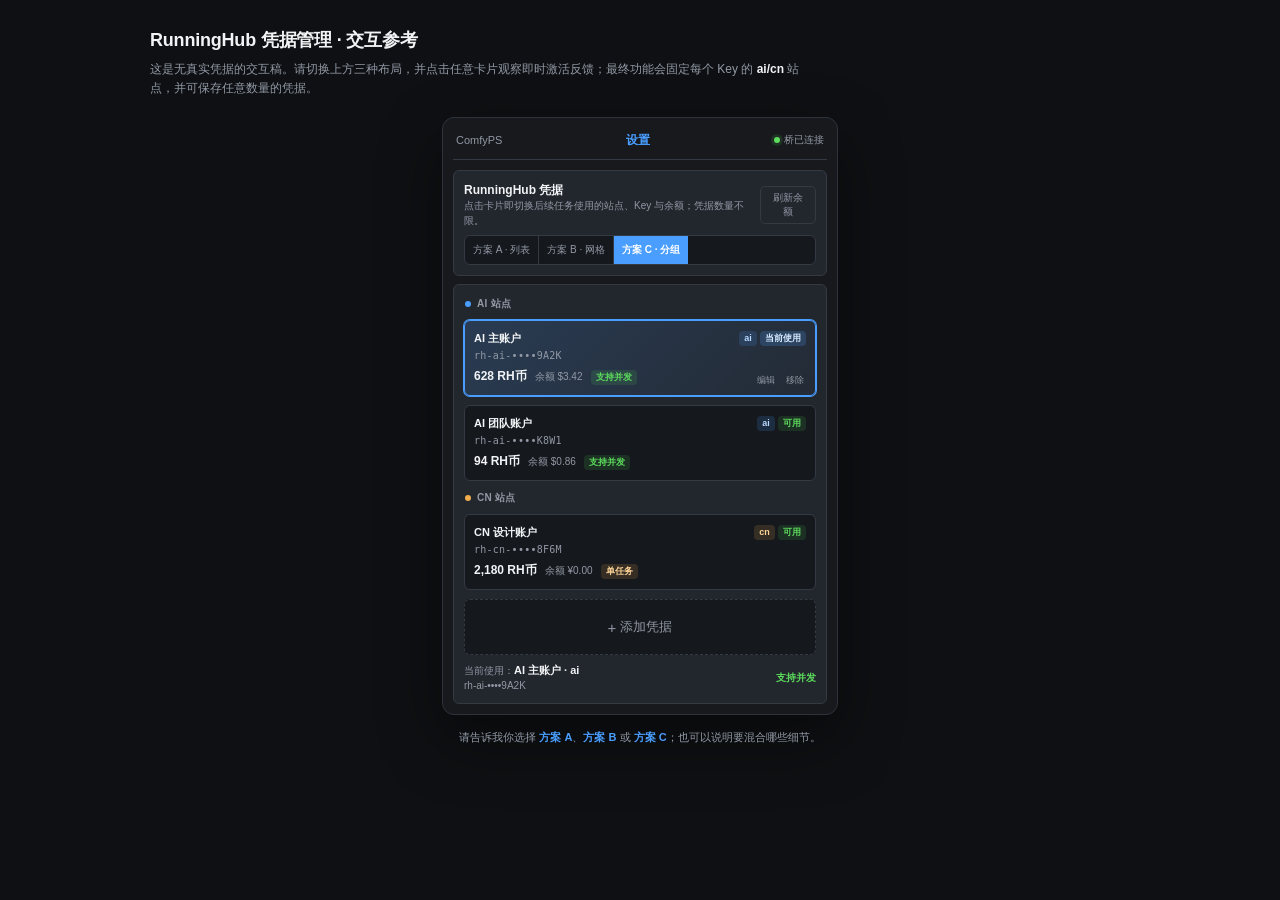
<file: docs/prototypes/runninghub-key-profiles-reference.html>
<!doctype html>
<html lang="zh-CN">
<head>
  <meta charset="utf-8">
  <meta name="viewport" content="width=device-width, initial-scale=1">
  <title>ComfyPS · RunningHub 凭据方案参考</title>
  <style>
    :root {
      --bg: #17191d;
      --card: #22262d;
      --card-alt: #282e36;
      --input: #15181d;
      --text: #f1f3f5;
      --dim: #9299a5;
      --accent: #4a9eff;
      --accent-glow: rgba(74, 158, 255, .18);
      --success: #5cdb5c;
      --danger: #ff6b6b;
      --warning: #f0ad4e;
      --border: #343a44;
      --strong-border: #48515d;
      --radius: 6px;
      --font: -apple-system, BlinkMacSystemFont, "Segoe UI", Roboto, Helvetica, Arial, sans-serif;
    }

    * { box-sizing: border-box; }
    body {
      min-height: 100vh;
      margin: 0;
      padding: 28px 16px;
      color: var(--text);
      background: #0e1013;
      font-family: var(--font);
      font-size: 12px;
    }

    .reference-wrap { max-width: 980px; margin: 0 auto; }
    .reference-heading { margin: 0 0 8px; font-size: 18px; letter-spacing: -.2px; }
    .reference-note { max-width: 650px; margin: 0 0 20px; color: var(--dim); line-height: 1.55; }
    .reference-note strong { color: var(--text); font-weight: 600; }

    .panel-shell {
      width: min(100%, 396px);
      margin: 0 auto;
      padding: 10px;
      overflow: hidden;
      border: 1px solid #2d333d;
      border-radius: 12px;
      background: var(--bg);
      box-shadow: 0 24px 64px rgba(0, 0, 0, .42);
    }

    .topbar {
      display: flex;
      align-items: center;
      justify-content: space-between;
      min-height: 32px;
      margin: 0 0 10px;
      padding: 0 3px 7px;
      border-bottom: 1px solid var(--border);
    }
    .product-name { color: var(--dim); font-size: 11px; }
    .page-name { color: var(--accent); font-size: 12px; font-weight: 700; }
    .connection-dot { display: inline-block; width: 6px; height: 6px; margin-right: 4px; border-radius: 50%; background: var(--success); box-shadow: 0 0 0 3px rgba(92, 219, 92, .12); }
    .connection { color: var(--dim); font-size: 10px; }

    .settings-card {
      margin-bottom: 8px;
      padding: 11px 10px 10px;
      border: 1px solid var(--border);
      border-radius: var(--radius);
      background: var(--card);
    }
    .settings-card:last-child { margin-bottom: 0; }
    .section-top { display: flex; align-items: center; justify-content: space-between; gap: 8px; margin-bottom: 7px; }
    .section-title { color: var(--text); font-size: 12px; font-weight: 700; }
    .section-subtitle { color: var(--dim); font-size: 10px; line-height: 1.45; }

    .layout-switcher { display: flex; overflow: hidden; border: 1px solid var(--border); border-radius: var(--radius); background: var(--input); }
    .layout-switcher button,
    .small-button,
    .profile-action {
      border: 0;
      color: var(--dim);
      background: transparent;
      font-family: var(--font);
      cursor: pointer;
    }
    .layout-switcher button { min-height: 28px; padding: 4px 8px; border-right: 1px solid var(--border); font-size: 10px; }
    .layout-switcher button:last-child { border-right: 0; }
    .layout-switcher button.active { color: #fff; background: var(--accent); font-weight: 700; }
    .small-button { min-height: 28px; padding: 4px 8px; border: 1px solid var(--border); border-radius: 5px; font-size: 10px; }
    .small-button:hover { border-color: var(--accent); color: var(--accent); }

    .profile-list { display: flex; flex-direction: column; gap: 6px; }
    .profile-grid { display: flex; flex-wrap: wrap; gap: 6px; }
    .profile-grid .profile { width: calc(50% - 3px); }
    .site-groups { display: flex; flex-direction: column; gap: 9px; }
    .site-group-label { display: flex; align-items: center; gap: 6px; margin: 1px 1px 0; color: var(--dim); font-size: 10px; font-weight: 700; letter-spacing: .3px; text-transform: uppercase; }
    .site-marker { width: 6px; height: 6px; border-radius: 50%; background: var(--accent); }
    .site-marker.cn { background: var(--warning); }

    .profile {
      position: relative;
      min-height: 76px;
      padding: 9px;
      border: 1px solid var(--border);
      border-radius: var(--radius);
      background: var(--input);
      cursor: pointer;
      transition: border-color .16s ease, background .16s ease, transform .16s ease;
    }
    .profile:hover { border-color: var(--strong-border); background: var(--card-alt); }
    .profile:focus { outline: none; border-color: var(--accent); }
    .profile.active { border-color: var(--accent); background: linear-gradient(135deg, var(--accent-glow), rgba(74, 158, 255, .04)); box-shadow: 0 0 0 1px var(--accent); }
    .profile.empty { display: flex; align-items: center; justify-content: center; min-height: 56px; border-style: dashed; color: var(--dim); }
    .profile.empty:hover { color: var(--accent); }
    .profile.empty strong { margin-right: 4px; font-size: 15px; font-weight: 400; line-height: 1; }

    .profile-top { display: flex; align-items: center; justify-content: space-between; gap: 6px; }
    .profile-name { min-width: 0; overflow: hidden; color: var(--text); font-size: 11px; font-weight: 700; text-overflow: ellipsis; white-space: nowrap; }
    .site-chip,
    .active-chip,
    .state-chip,
    .parallel-chip { display: inline-block; flex: 0 0 auto; padding: 2px 5px; border-radius: 4px; font-size: 9px; font-weight: 700; line-height: 1.2; }
    .site-chip.ai { color: #b9d9ff; background: rgba(74, 158, 255, .16); }
    .site-chip.cn { color: #ffd699; background: rgba(240, 173, 78, .15); }
    .active-chip { color: #d6eaff; background: rgba(74, 158, 255, .2); }
    .state-chip { color: var(--success); background: rgba(92, 219, 92, .12); }
    .parallel-chip.yes { color: var(--success); background: rgba(92, 219, 92, .12); }
    .parallel-chip.no { color: #ffd699; background: rgba(240, 173, 78, .15); }
    .profile-key { margin: 4px 0 7px; color: var(--dim); font-family: ui-monospace, SFMono-Regular, Menlo, Consolas, monospace; font-size: 10px; letter-spacing: .25px; }
    .profile-balance { display: flex; align-items: baseline; gap: 8px; overflow: hidden; }
    .coin-value { color: var(--text); font-size: 12px; font-weight: 700; white-space: nowrap; }
    .money-value { overflow: hidden; color: var(--dim); font-size: 10px; text-overflow: ellipsis; white-space: nowrap; }
    .profile-actions { position: absolute; right: 7px; bottom: 6px; display: flex; gap: 3px; opacity: 0; transition: opacity .16s ease; }
    .profile:hover .profile-actions, .profile.active .profile-actions { opacity: 1; }
    .profile-action { padding: 2px 4px; border-radius: 3px; font-size: 9px; }
    .profile-action:hover { color: var(--accent); background: rgba(74, 158, 255, .12); }

    .current-summary { display: flex; align-items: center; justify-content: space-between; gap: 8px; padding-top: 8px; }
    .current-copy { min-width: 0; color: var(--dim); font-size: 10px; line-height: 1.4; }
    .current-copy strong { color: var(--text); font-size: 11px; }
    .current-status { flex: 0 0 auto; font-size: 10px; font-weight: 700; white-space: nowrap; }
    .current-status.parallel { color: var(--success); }
    .current-status.serial { color: var(--warning); }

    .toast { position: fixed; left: 50%; bottom: 18px; z-index: 10; max-width: calc(100vw - 32px); padding: 8px 10px; border: 1px solid var(--border); border-left: 3px solid var(--accent); border-radius: 5px; color: var(--text); background: var(--card); box-shadow: 0 8px 24px rgba(0, 0, 0, .35); font-size: 11px; opacity: 0; pointer-events: none; transform: translate(-50%, 10px); transition: opacity .18s ease, transform .18s ease; }
    .toast.show { opacity: 1; transform: translate(-50%, 0); }

    .selection-hint { margin: 14px auto 0; color: var(--dim); font-size: 11px; line-height: 1.5; text-align: center; }
    .selection-hint strong { color: var(--accent); }
    @media (max-width: 520px) { body { padding: 16px 10px; } .reference-heading { font-size: 16px; } }
  </style>
</head>
<body>
  <main class="reference-wrap">
    <h1 class="reference-heading">RunningHub 凭据管理 · 交互参考</h1>
    <p class="reference-note">这是无真实凭据的交互稿。请切换上方三种布局，并点击任意卡片观察即时激活反馈；最终功能会固定每个 Key 的 <strong>ai/cn</strong> 站点，并可保存任意数量的凭据。</p>

    <section class="panel-shell" aria-label="ComfyPS 设置面板参考">
      <div class="topbar">
        <span class="product-name">ComfyPS</span>
        <span class="page-name">设置</span>
        <span class="connection"><i class="connection-dot"></i>桥已连接</span>
      </div>

      <section class="settings-card">
        <div class="section-top">
          <div>
            <div class="section-title">RunningHub 凭据</div>
            <div class="section-subtitle">点击卡片即切换后续任务使用的站点、Key 与余额；凭据数量不限。</div>
          </div>
          <button class="small-button" id="refreshButton" type="button">刷新余额</button>
        </div>
        <div class="layout-switcher" role="tablist" aria-label="布局方案">
          <button data-layout="list" type="button">方案 A · 列表</button>
          <button data-layout="grid" type="button">方案 B · 网格</button>
          <button class="active" data-layout="grouped" type="button">方案 C · 分组</button>
        </div>
      </section>

      <section class="settings-card">
        <div class="profile-list" id="profiles"></div>
        <div class="current-summary">
          <div class="current-copy">当前使用：<strong id="currentProfile">AI 主账户 · ai</strong><br><span id="currentKey">rh-ai-••••9A2K</span></div>
          <span class="current-status parallel" id="currentStatus">支持并发</span>
        </div>
      </section>
    </section>

    <p class="selection-hint">请告诉我你选择 <strong>方案 A</strong>、<strong>方案 B</strong> 或 <strong>方案 C</strong>；也可以说明要混合哪些细节。</p>
  </main>
  <div class="toast" id="toast" role="status" aria-live="polite"></div>

  <script>
    (function () {
      var profiles = [
        { id: "ai-main", name: "AI 主账户", site: "ai", key: "rh-ai-••••9A2K", coins: "628 RH币", money: "余额 $3.42", parallel: true, active: true },
        { id: "cn-design", name: "CN 设计账户", site: "cn", key: "rh-cn-••••8F6M", coins: "2,180 RH币", money: "余额 ¥0.00", parallel: false, active: false },
        { id: "ai-team", name: "AI 团队账户", site: "ai", key: "rh-ai-••••K8W1", coins: "94 RH币", money: "余额 $0.86", parallel: true, active: false }
      ];
      var layout = "grouped";
      var profilesNode = document.getElementById("profiles");
      var currentProfile = document.getElementById("currentProfile");
      var currentKey = document.getElementById("currentKey");
      var currentStatus = document.getElementById("currentStatus");
      var toast = document.getElementById("toast");
      var toastTimer = 0;

      function showToast(message) {
        toast.textContent = message;
        toast.className = "toast show";
        if (toastTimer) window.clearTimeout(toastTimer);
        toastTimer = window.setTimeout(function () { toast.className = "toast"; }, 1800);
      }

      function profileMarkup(profile) {
        var active = profile.active ? " active" : "";
        var activeChip = profile.active ? '<span class="active-chip">当前使用</span>' : '<span class="state-chip">可用</span>';
        var parallelChip = profile.parallel ? '<span class="parallel-chip yes">支持并发</span>' : '<span class="parallel-chip no">单任务</span>';
        return '<article class="profile' + active + '" tabindex="0" data-id="' + profile.id + '">'
          + '<div class="profile-top"><span class="profile-name">' + profile.name + '</span><span><span class="site-chip ' + profile.site + '">' + profile.site + '</span> ' + activeChip + '</span></div>'
          + '<div class="profile-key">' + profile.key + '</div>'
          + '<div class="profile-balance"><span class="coin-value">' + profile.coins + '</span><span class="money-value">' + profile.money + '</span> ' + parallelChip + '</div>'
          + '<div class="profile-actions"><button class="profile-action" type="button">编辑</button><button class="profile-action" type="button">移除</button></div>'
          + '</article>';
      }

      function emptyMarkup() {
        return '<button class="profile empty" type="button"><strong>+</strong> 添加凭据</button>';
      }

      function renderProfiles() {
        var html = "";
        if (layout === "grouped") {
          html += '<div class="site-groups">';
          html += '<div class="site-group-label"><i class="site-marker"></i>ai 站点</div>';
          for (var a = 0; a < profiles.length; a++) if (profiles[a].site === "ai") html += profileMarkup(profiles[a]);
          html += '<div class="site-group-label"><i class="site-marker cn"></i>cn 站点</div>';
          for (var c = 0; c < profiles.length; c++) if (profiles[c].site === "cn") html += profileMarkup(profiles[c]);
          html += emptyMarkup();
          html += '</div>';
          profilesNode.className = "profile-list";
        } else {
          profilesNode.className = layout === "grid" ? "profile-grid" : "profile-list";
          for (var i = 0; i < profiles.length; i++) html += profileMarkup(profiles[i]);
          html += emptyMarkup();
        }
        profilesNode.innerHTML = html;

        var cards = profilesNode.querySelectorAll(".profile[data-id]");
        for (var j = 0; j < cards.length; j++) {
          cards[j].addEventListener("click", function (event) {
            if (event.target && event.target.className === "profile-action") return;
            activateProfile(this.getAttribute("data-id"));
          });
          cards[j].addEventListener("keydown", function (event) {
            if (event.key === "Enter" || event.key === " ") {
              event.preventDefault();
              activateProfile(this.getAttribute("data-id"));
            }
          });
        }
        var empty = profilesNode.querySelector(".profile.empty");
        if (empty) empty.addEventListener("click", function () { showToast("这里会打开新增凭据表单"); });
      }

      function activateProfile(id) {
        for (var i = 0; i < profiles.length; i++) profiles[i].active = profiles[i].id === id;
        var selected = null;
        for (var j = 0; j < profiles.length; j++) if (profiles[j].active) selected = profiles[j];
        if (!selected) return;
        currentProfile.textContent = selected.name + " · " + selected.site;
        currentKey.textContent = selected.key;
        currentStatus.textContent = selected.parallel ? "支持并发" : "单任务";
        currentStatus.className = "current-status " + (selected.parallel ? "parallel" : "serial");
        renderProfiles();
        showToast("已切换到「" + selected.name + "」；后续任务将使用 " + selected.site + " 站点");
      }

      var switches = document.querySelectorAll("[data-layout]");
      for (var k = 0; k < switches.length; k++) {
        switches[k].addEventListener("click", function () {
          layout = this.getAttribute("data-layout");
          for (var n = 0; n < switches.length; n++) switches[n].className = "";
          this.className = "active";
          renderProfiles();
        });
      }

      document.getElementById("refreshButton").addEventListener("click", function () {
        showToast("演示：正在刷新 3 个已保存凭据的余额…");
      });
      renderProfiles();
    })();
  </script>
</body>
</html>
</file>
